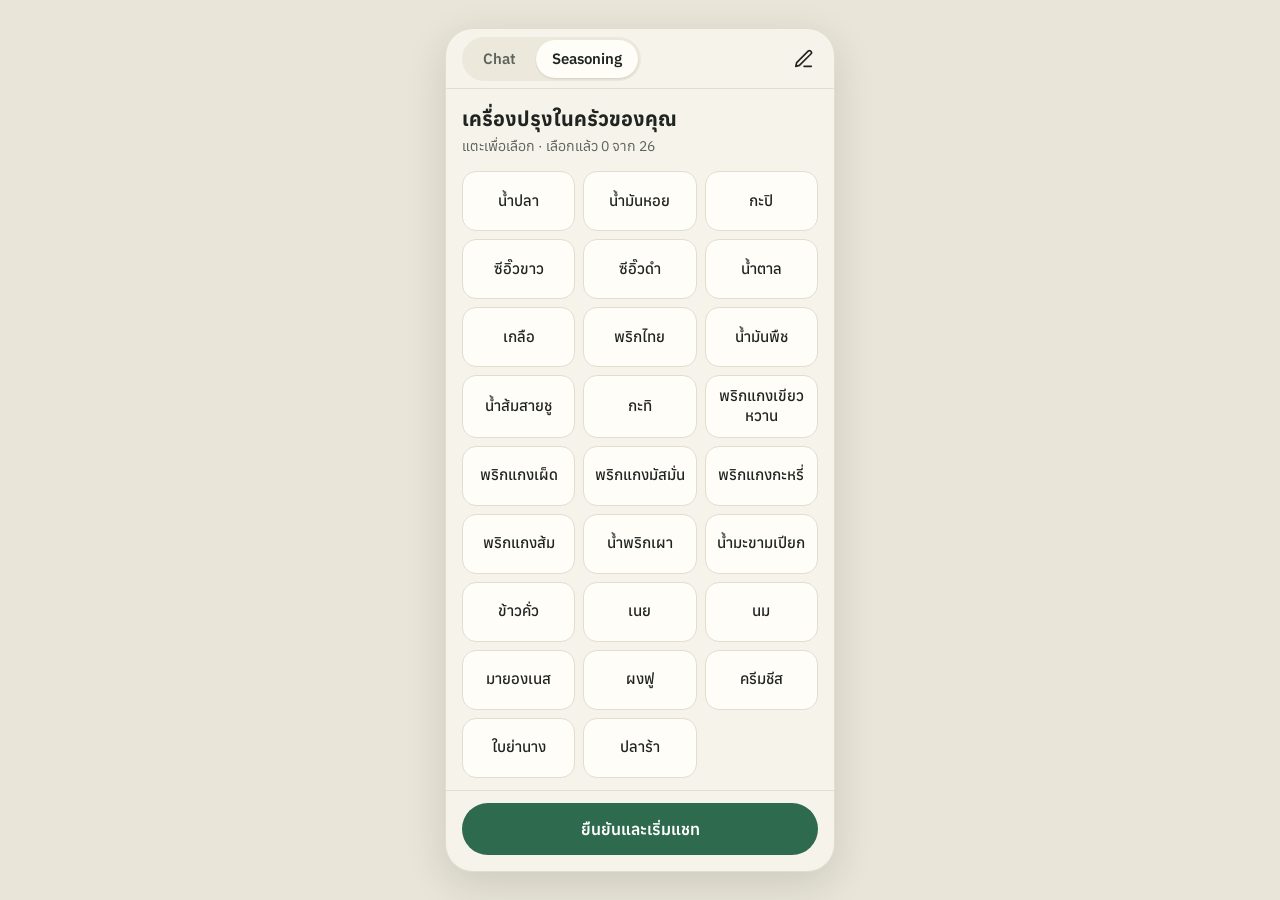
<file: web/index.html>
<!DOCTYPE html>
<html lang="th">
<head>
  <meta charset="utf-8">
  <meta name="viewport" content="width=device-width, initial-scale=1, viewport-fit=cover">
  <meta name="theme-color" content="#F6F3EA">
  <title>FoodFridgeGreen — Chat and Seasoning</title>

  <!-- Anuphan is the design's Thai font. Noto Sans Thai / system Thai fonts are the fallback if the CDN is unreachable. -->
  <link rel="preconnect" href="https://fonts.googleapis.com">
  <link rel="preconnect" href="https://fonts.gstatic.com" crossorigin>
  <link rel="stylesheet" href="https://fonts.googleapis.com/css2?family=Anuphan:wght@400;500;600;700&family=Noto+Sans+Thai:wght@400;500;600;700&display=swap">
  <link rel="stylesheet" href="css/styles.css">
</head>
<body>
  <div class="page">
    <div class="frame" id="frame">

      <header class="top">
        <div class="tabs" role="group" aria-label="หน้าจอ">
          <button type="button" class="tab" id="tabChat" aria-pressed="true">Chat</button>
          <button type="button" class="tab tab-seas" id="tabSeas" aria-pressed="false">
            <span>Seasoning</span>
            <svg class="tab-lock" id="tabLock" viewBox="0 0 24 24" width="14" height="14" aria-label="ล็อกอยู่" hidden>
              <rect x="5" y="11" width="14" height="9" rx="2"></rect><path d="M8 11V8a4 4 0 0 1 8 0v3"></path>
            </svg>
          </button>
        </div>
        <button type="button" class="icon-btn" id="newChat" aria-label="เริ่มแชทใหม่">
          <svg viewBox="0 0 24 24" width="22" height="22" aria-hidden="true"><path d="M12 20h8"></path><path d="M16.5 3.5a2.1 2.1 0 0 1 3 3L7 19l-4 1 1-4z"></path></svg>
        </button>
      </header>

      <!-- ============================ CHAT ============================ -->
      <section class="view" id="chatView">
        <div class="scroll" id="scroll" role="log" aria-live="polite" aria-relevant="additions">
          <div id="gate"></div>
          <div id="messages" class="messages"></div>
        </div>

        <div class="composer-wrap">
          <div class="toast" id="toast" role="status" hidden></div>
          <div class="composer" id="composer">
            <div class="atts" id="atts" hidden></div>
            <div class="composer-row">
              <button type="button" class="round-btn attach-btn" id="attachBtn" aria-label="แนบรูปวัตถุดิบ">
                <svg viewBox="0 0 24 24" width="22" height="22" aria-hidden="true"><path d="M12 5v14M5 12h14"></path></svg>
              </button>
              <input type="file" id="fileInput" accept="image/*" multiple hidden>
              <label for="fg-composer" class="sr-only">ข้อความถึงบอท</label>
              <input id="fg-composer" class="composer-input" type="text" autocomplete="off" enterkeyhint="send" maxlength="1000">
              <button type="button" class="round-btn send-btn" id="sendBtn" aria-label="ส่ง">
                <svg viewBox="0 0 24 24" width="20" height="20" aria-hidden="true"><path d="M12 19V5"></path><path d="M6 11l6-6 6 6"></path></svg>
              </button>
            </div>
          </div>
        </div>
      </section>

      <!-- ========================= SEASONING ========================== -->
      <section class="view" id="seasoningView" hidden>
        <div class="scroll seas-scroll">
          <div class="lock-banner" id="lockBanner" hidden>
            <div class="lock-banner-icon" aria-hidden="true">
              <svg viewBox="0 0 24 24" width="18" height="18"><rect x="5" y="11" width="14" height="9" rx="2"></rect><path d="M8 11V8a4 4 0 0 1 8 0v3"></path></svg>
            </div>
            <div class="lock-banner-text">
              <div class="lock-banner-title">ล็อกเครื่องปรุงแล้ว</div>
              <div class="lock-banner-sub">เริ่มแชทใหม่เพื่อแก้ไขรายการ</div>
            </div>
            <button type="button" class="pill-btn" id="lockNewChat">แชทใหม่</button>
          </div>

          <div class="seas-head">
            <h1>เครื่องปรุงในครัวของคุณ</h1>
            <div class="seas-sub" id="seasSub"></div>
          </div>

          <div class="tiles" id="tiles"></div>
        </div>

        <div class="seas-footer">
          <div class="seas-pending" id="seasPending" hidden>มีการเปลี่ยนแปลงที่ยังไม่ได้ยืนยัน</div>
          <div class="seas-error" id="seasError" role="alert" hidden></div>
          <button type="button" class="confirm-btn" id="confirmBtn"></button>
        </div>
      </section>

    </div>
  </div>

  <noscript><p style="padding:24px;font-family:sans-serif">ต้องเปิด JavaScript เพื่อใช้งานแชทนี้</p></noscript>

  <script src="js/config.js"></script>
  <script src="js/data.js"></script>
  <script src="js/logic.js"></script>
  <script src="js/api.js"></script>
  <script src="js/images.js"></script>
  <script src="js/app.js"></script>
</body>
</html>
</file>
<file: web/css/styles.css>
/*
 * web/css/styles.css
 * ==================
 * Ported value-for-value from design_reference/Main.dc.EXACT.html (the inline
 * styles there became classes here). Anything NOT in that file is marked
 * "extension" so it is easy to tell design from addition.
 */

:root {
  /* design tokens */
  --bg: #F6F3EA;
  --ink: #1F2420;
  --card: #FFFDF8;
  --line: #E2DDCF;
  --muted: #5C625C;
  --soft: #4A504A;
  --chip: #ECE8DC;
  --divider: #ECE8DC;
  --dash: #B5AE9C;
  --img-bg: #E6E1D4;
  --user-bubble: #E3EDE5;
  --user-avatar: #E2DDCF;
  --have-bg: #E3EDE5;
  --have-ink: #24553E;
  --tag-line: #CFC9BA;
  --tag-ink: #3F453F;
  --removed-ink: #6B716B;
  --locked-bg: #D9D4C7;
  --send-off-bg: #E2DDCF;
  --send-off-ink: #8E948E;
  --accent: #2E6B4E;
  --white: #FFFFFF;
  --danger: #9A3B2E;             /* extension: error text */
  --page-bg: #E9E5D8;            /* extension: desktop backdrop */

  --font: 'Anuphan', 'Noto Sans Thai', 'Leelawadee UI', Thonburi, sans-serif;
}

*, *::before, *::after { box-sizing: border-box; }
html, body { margin: 0; height: 100%; }
body {
  background: var(--bg);
  color: var(--ink);
  font-family: var(--font);
  -webkit-text-size-adjust: 100%;
  text-rendering: optimizeLegibility;
}
button, input { font-family: inherit; color: inherit; }
button { cursor: pointer; }
button:disabled { cursor: default; }
[hidden] { display: none !important; }

/* shared line-icon look used by every inline <svg> in the design */
svg { fill: none; stroke: currentColor; stroke-width: 1.8; stroke-linecap: round; stroke-linejoin: round; flex: 0 0 auto; }

.sr-only {
  position: absolute; width: 1px; height: 1px; overflow: hidden;
  clip: rect(0 0 0 0); white-space: nowrap;
}

/* extension: visible keyboard focus (the design specifies none) */
:focus-visible { outline: 2px solid var(--accent); outline-offset: 2px; }
.composer-input:focus-visible { outline: none; }

/* ------------------------------------------------------------------ frame */
/* Design: a fixed 390 x 844 phone. Phones get the whole viewport; wider screens get that phone as a card. */
.page { min-height: 100%; display: flex; justify-content: center; align-items: stretch; }
.frame {
  width: 100%;
  height: 100vh;
  height: 100dvh;
  display: flex; flex-direction: column;
  background: var(--bg);
  overflow: hidden;
  padding-top: env(safe-area-inset-top);
}
@media (min-width: 600px) {
  body { background: var(--page-bg); }
  .page { align-items: center; padding: 16px; }
  .frame {
    width: 390px;
    height: min(844px, calc(100dvh - 32px));
    border: 1px solid var(--line);
    border-radius: 28px;
    box-shadow: 0 12px 40px rgba(31, 36, 32, 0.14);
    padding-top: 0;
  }
}

.view { flex: 1 1 auto; min-height: 0; display: flex; flex-direction: column; }

/* ----------------------------------------------------------------- header */
.top {
  flex: 0 0 auto; height: 60px; padding: 0 8px 0 16px;
  display: flex; align-items: center; justify-content: space-between;
  border-bottom: 1px solid var(--line);
}
.tabs { display: flex; gap: 2px; padding: 3px; background: var(--chip); border-radius: 999px; }
.tab {
  height: 38px; padding: 0 18px; border: none; border-radius: 999px;
  font-size: 15px; font-weight: 600;
  background: transparent; color: var(--muted);
}
.tab-seas { padding: 0 16px; display: inline-flex; align-items: center; gap: 6px; }
.tab[aria-pressed="true"] { background: var(--card); color: var(--ink); box-shadow: 0 1px 2px rgba(31, 36, 32, 0.12); }
.tab-lock { stroke-width: 2; }
.icon-btn {
  width: 44px; height: 44px; border: none; background: transparent; border-radius: 12px; color: var(--ink);
  display: inline-flex; align-items: center; justify-content: center;
}

/* ------------------------------------------------------------ chat scroll */
.scroll { position: relative; flex: 1 1 auto; min-height: 0; overflow-y: auto; padding: 16px 12px 8px; display: flex; flex-direction: column; gap: 16px; }
.messages { display: flex; flex-direction: column; gap: 16px; }

/* gate shown until seasonings are confirmed */
.gate { margin: auto 12px; padding: 24px 20px; display: flex; flex-direction: column; align-items: center; gap: 12px; text-align: center; }
.gate-icon { width: 56px; height: 56px; border-radius: 999px; background: var(--chip); display: flex; align-items: center; justify-content: center; }
.gate-title { font-size: 18px; font-weight: 600; }
.gate-text { font-size: 14px; line-height: 1.6; color: var(--muted); text-wrap: pretty; }

.pill-btn, .gate-btn {
  height: 44px; padding: 0 20px; border: none; border-radius: 999px;
  background: var(--accent); color: var(--white); font-size: 15px; font-weight: 600;
}
.gate-btn { margin-top: 4px; }
.pill-btn { padding: 0 16px; font-size: 14px; flex: 0 0 auto; }

.note { display: flex; justify-content: center; }
.note > div { max-width: 320px; padding: 6px 12px; border-radius: 999px; background: var(--chip); color: var(--soft); font-size: 12px; line-height: 1.5; text-align: center; }
.note.note-error > div { background: #F3E3DF; color: var(--danger); }   /* extension */

/* ------------------------------------------------------------- user bubble */
.msg { display: flex; gap: 8px; align-items: flex-start; }
.msg-user { flex-direction: row-reverse; }
.avatar { flex: 0 0 auto; width: 32px; height: 32px; border-radius: 999px; display: flex; align-items: center; justify-content: center; }
.avatar-user { background: var(--user-avatar); color: var(--ink); }
.avatar-bot { background: var(--accent); color: var(--white); }
.user-col { display: flex; flex-direction: column; align-items: flex-end; gap: 6px; max-width: 270px; min-width: 0; }
.user-images { display: grid; grid-template-columns: repeat(2, minmax(0, 1fr)); gap: 6px; width: 262px; }
.user-images.one { grid-template-columns: minmax(0, 1fr); width: 168px; }
.user-img { aspect-ratio: 1 / 1; border-radius: 14px; background: var(--img-bg); border: 1px solid var(--line); overflow: hidden; }
.user-img img { display: block; width: 100%; height: 100%; object-fit: cover; }
.user-text { padding: 10px 14px; background: var(--user-bubble); border-radius: 18px 4px 18px 18px; font-size: 15px; line-height: 1.6; white-space: pre-wrap; overflow-wrap: anywhere; }

/* --------------------------------------------------------------- bot bubble */
.bot-col { flex: 1 1 auto; min-width: 0; max-width: 318px; display: flex; flex-direction: column; align-items: flex-start; gap: 8px; }
.bubble {
  max-width: 100%; padding: 12px 14px; background: var(--card); border: 1px solid var(--line);
  border-radius: 4px 18px 18px 18px; display: flex; flex-direction: column; gap: 12px;
  font-size: 15px; line-height: 1.6;
}
.bubble-text { text-wrap: pretty; overflow-wrap: anywhere; }
.bubble-footer { font-size: 14px; color: var(--muted); text-wrap: pretty; }

.typing { padding: 14px 16px; background: var(--card); border: 1px solid var(--line); border-radius: 4px 18px 18px 18px; display: flex; gap: 5px; }
.typing span { width: 7px; height: 7px; border-radius: 999px; background: #8E948E; }
.typing span:nth-child(2) { background: #B0B5AF; }
.typing span:nth-child(3) { background: #CDD1CB; }
@media (prefers-reduced-motion: no-preference) {   /* extension: gentle motion */
  .typing span { animation: fg-pulse 1.1s ease-in-out infinite; }
  .typing span:nth-child(2) { animation-delay: .15s; }
  .typing span:nth-child(3) { animation-delay: .3s; }
  @keyframes fg-pulse { 0%, 80%, 100% { opacity: .35; } 40% { opacity: 1; } }
}

/* ingredient groups + chips */
.groups { display: flex; flex-direction: column; gap: 12px; }
.group { display: flex; flex-direction: column; gap: 6px; }
.group-label { display: flex; align-items: center; gap: 6px; font-size: 12px; font-weight: 600; color: var(--muted); }
.group-label svg { width: 15px; height: 15px; }
.chips { display: flex; flex-wrap: wrap; gap: 6px; }
.chip { display: inline-flex; align-items: center; padding: 3px 11px; border-radius: 999px; font-size: 14px; line-height: 1.5; }
.chip-plain   { background: var(--chip); color: var(--ink); border: 1px solid var(--chip); }
.chip-removed { background: transparent; color: var(--removed-ink); border: 1px dashed var(--dash); text-decoration: line-through; }
.chip-added   { background: var(--user-bubble); color: var(--have-ink); border: 1px solid var(--accent); font-weight: 600; }

/* ------------------------------------------------------------ recipe cards */
.cards { align-self: stretch; display: flex; flex-direction: column; gap: 8px; }
.card { background: var(--card); border: 1px solid var(--line); border-radius: 16px; padding: 12px 14px; display: flex; flex-direction: column; gap: 10px; }
.card-head { display: flex; align-items: flex-start; gap: 8px; }
.card-title-col { flex: 1 1 auto; min-width: 0; display: flex; flex-direction: column; gap: 4px; }
.card-title { font-size: 16px; font-weight: 600; line-height: 1.4; overflow-wrap: anywhere; }
.card-meta { display: flex; flex-wrap: wrap; align-items: center; gap: 4px 10px; font-size: 13px; color: var(--muted); }
.card-meta .time { display: inline-flex; align-items: center; gap: 4px; }
.card-meta .time svg { width: 14px; height: 14px; }
.tag { border: 1px solid var(--tag-line); border-radius: 999px; padding: 0 8px; font-size: 12px; line-height: 20px; color: var(--tag-ink); }
.card-link {
  flex: 0 0 auto; min-height: 44px; margin: -10px -6px 0 0; padding: 0 6px;
  display: inline-flex; align-items: center; gap: 4px;
  color: var(--accent); font-size: 14px; font-weight: 600; text-decoration: none; white-space: nowrap;
}
.card-link svg { width: 14px; height: 14px; stroke-width: 2; }
.card-divider { height: 1px; background: var(--divider); }
.card-section { display: flex; flex-direction: column; gap: 6px; }
.card-section-head { display: flex; align-items: center; justify-content: space-between; gap: 8px; }
.card-section-title { font-size: 12px; font-weight: 600; color: var(--muted); }
.card-have-pill { font-size: 12px; font-weight: 600; padding: 2px 8px; border-radius: 999px; background: var(--have-bg); color: var(--have-ink); }
.card-seas-summary { font-size: 12px; font-weight: 600; color: var(--soft); }
.ing { display: inline-flex; align-items: center; gap: 4px; padding: 2px 9px; border-radius: 999px; font-size: 13px; line-height: 1.5; }
.ing svg { width: 13px; height: 13px; }
.ing-have { background: var(--have-bg); color: var(--have-ink); border: 1px solid var(--have-bg); }
.ing-have svg { stroke-width: 2.4; }
.ing-miss { background: transparent; color: var(--muted); border: 1px dashed var(--dash); }
.ing-miss svg { stroke-width: 2; }
.card-footer { font-size: 14px; color: var(--muted); padding: 0 4px; }

/* ---------------------------------------- extension: correction checklist */
.check-chip {
  min-height: 44px; padding: 0 14px; border-radius: 999px; font-size: 14px; line-height: 1.4;
  background: var(--chip); color: var(--ink); border: 1px solid var(--chip);
  display: inline-flex; align-items: center; gap: 6px;
}
.check-chip[aria-pressed="true"] { background: transparent; color: var(--removed-ink); border: 1px dashed var(--dash); text-decoration: line-through; }
.check-chip:disabled { opacity: .6; }
.check-hint { font-size: 12px; color: var(--muted); }

/* ---------------------------------------- extension: category picker (segmented, same look as the top tabs) */
.seg { display: flex; gap: 2px; padding: 3px; background: var(--chip); border-radius: 999px; }
.seg-btn {
  flex: 1 1 0; min-width: 0; min-height: 44px; padding: 0 8px; border: none; border-radius: 999px;
  font-size: 14px; font-weight: 600; background: transparent; color: var(--muted);
}
.seg-btn[aria-pressed="true"] { background: var(--card); color: var(--ink); box-shadow: 0 1px 2px rgba(31, 36, 32, 0.12); }
.seg-btn:disabled { opacity: .6; }
.add-input {
  width: 100%; height: 44px; padding: 0 12px; font-size: 16px;
  border: 1px solid var(--line); border-radius: 14px; background: var(--white); outline: none;
}
.add-input:focus-visible { border-color: var(--accent); outline: 2px solid var(--accent); outline-offset: 0; }
.add-input:disabled { opacity: .6; }
.action-btn {
  height: 44px; padding: 0 18px; border-radius: 999px; font-size: 15px; font-weight: 600;
  background: var(--accent); color: var(--white); border: 1px solid var(--accent); align-self: flex-start;
}
.action-btn:disabled { background: var(--send-off-bg); color: var(--send-off-ink); border-color: var(--send-off-bg); }
.action-btn.secondary { background: transparent; color: var(--accent); }

/* ---------------------------------------------------------------- composer */
.composer-wrap { flex: 0 0 auto; position: relative; padding: 8px 12px calc(16px + env(safe-area-inset-bottom)); }
.composer { background: var(--card); border: 1px solid var(--line); border-radius: 24px; padding: 8px; display: flex; flex-direction: column; gap: 8px; }
.composer.disabled { opacity: 0.6; }
.atts { display: flex; gap: 10px; padding: 6px 6px 0; flex-wrap: wrap; }
.att { position: relative; width: 60px; height: 60px; flex: 0 0 auto; }
.att-img { width: 60px; height: 60px; border-radius: 12px; background: var(--img-bg); border: 1px solid var(--line); overflow: hidden; }
.att-img img { display: block; width: 100%; height: 100%; object-fit: cover; }
.att-remove {
  position: absolute; top: -8px; right: -8px; width: 26px; height: 26px; padding: 0;
  border: 2px solid var(--card); border-radius: 999px; background: var(--ink); color: var(--white);
  display: flex; align-items: center; justify-content: center;
}
.att-remove svg { width: 12px; height: 12px; stroke-width: 3; }
.att-remove::after { content: ""; position: absolute; inset: -9px; }   /* extension: 44 px tap area */
.composer-row { display: flex; align-items: center; gap: 6px; }
.round-btn { flex: 0 0 auto; width: 44px; height: 44px; border-radius: 999px; display: inline-flex; align-items: center; justify-content: center; }
.attach-btn { border: 1px solid var(--line); background: transparent; color: var(--ink); }
.attach-btn:disabled { opacity: .5; }
.send-btn { border: none; background: var(--accent); color: var(--white); }
.send-btn svg { stroke-width: 2.2; }
.send-btn:disabled { background: var(--send-off-bg); color: var(--send-off-ink); }
.composer-input { flex: 1 1 auto; min-width: 0; height: 44px; border: none; outline: none; background: transparent; font-size: 16px; color: var(--ink); padding: 0 4px; }
.composer-input::placeholder { color: #8E948E; }

/* extension: transient message above the composer (photo rejected, etc.) */
.toast {
  position: absolute; left: 12px; right: 12px; bottom: calc(100% - 4px);
  padding: 8px 12px; border-radius: 12px; background: var(--ink); color: var(--white);
  font-size: 13px; line-height: 1.5; box-shadow: 0 4px 16px rgba(31, 36, 32, .2);
}

/* --------------------------------------------------------------- seasoning */
.seas-scroll { padding: 16px; }
.lock-banner { padding: 12px 12px 12px 14px; background: var(--card); border: 1px solid var(--line); border-radius: 16px; display: flex; align-items: center; gap: 12px; }
.lock-banner-icon { flex: 0 0 auto; width: 36px; height: 36px; border-radius: 999px; background: var(--chip); color: var(--ink); display: flex; align-items: center; justify-content: center; }
.lock-banner-icon svg { stroke-width: 2; }
.lock-banner-text { flex: 1 1 auto; min-width: 0; display: flex; flex-direction: column; gap: 2px; }
.lock-banner-title { font-size: 15px; font-weight: 600; }
.lock-banner-sub { font-size: 13px; line-height: 1.5; color: var(--muted); }
.seas-head { display: flex; flex-direction: column; gap: 4px; }
.seas-head h1 { margin: 0; font-size: 20px; font-weight: 700; line-height: 1.4; }
.seas-sub { font-size: 14px; color: var(--muted); }
.tiles { display: grid; grid-template-columns: repeat(3, minmax(0, 1fr)); gap: 8px; }
.tiles.locked { opacity: 0.5; }
.tile {
  position: relative; min-height: 60px; padding: 10px 8px; border-radius: 14px;
  font-size: 15px; font-weight: 500; line-height: 1.35; text-align: center;
  display: flex; align-items: center; justify-content: center;
  background: var(--card); border: 1px solid var(--line); color: var(--ink);
}
.tile[aria-pressed="true"] { background: var(--accent); border-color: var(--accent); color: var(--white); }
.tile-check { position: absolute; top: 5px; right: 5px; width: 18px; height: 18px; border-radius: 999px; background: var(--white); color: var(--accent); display: flex; align-items: center; justify-content: center; }
.tile-check svg { width: 12px; height: 12px; stroke-width: 3.2; }
.seas-footer { flex: 0 0 auto; padding: 12px 16px calc(16px + env(safe-area-inset-bottom)); border-top: 1px solid var(--line); display: flex; flex-direction: column; gap: 8px; }
.seas-pending { font-size: 13px; color: var(--muted); text-align: center; }
.seas-error { font-size: 13px; color: var(--danger); text-align: center; }   /* extension */
.confirm-btn {
  height: 52px; border: none; border-radius: 999px; font-size: 16px; font-weight: 600;
  display: inline-flex; align-items: center; justify-content: center; gap: 8px;
  background: var(--accent); color: var(--white);
}
.confirm-btn:disabled { background: var(--locked-bg); color: var(--soft); }
</file>
